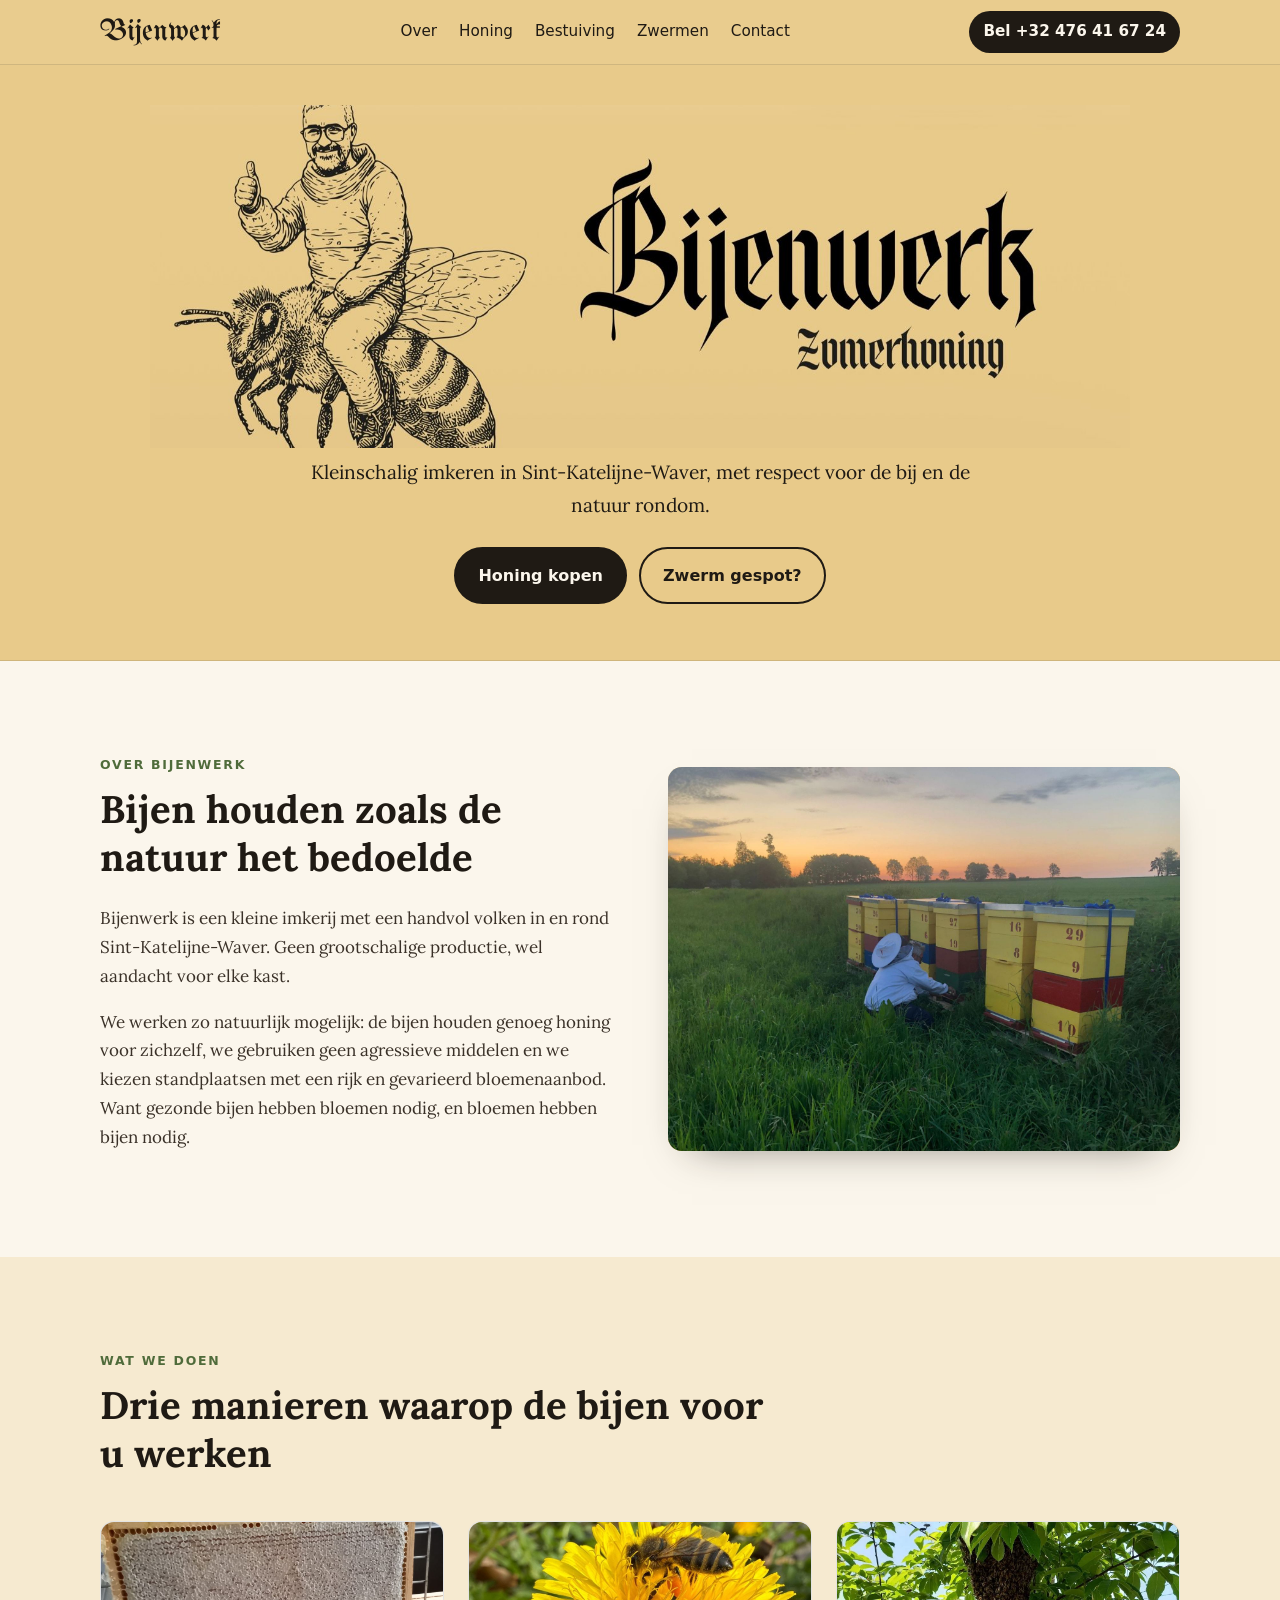
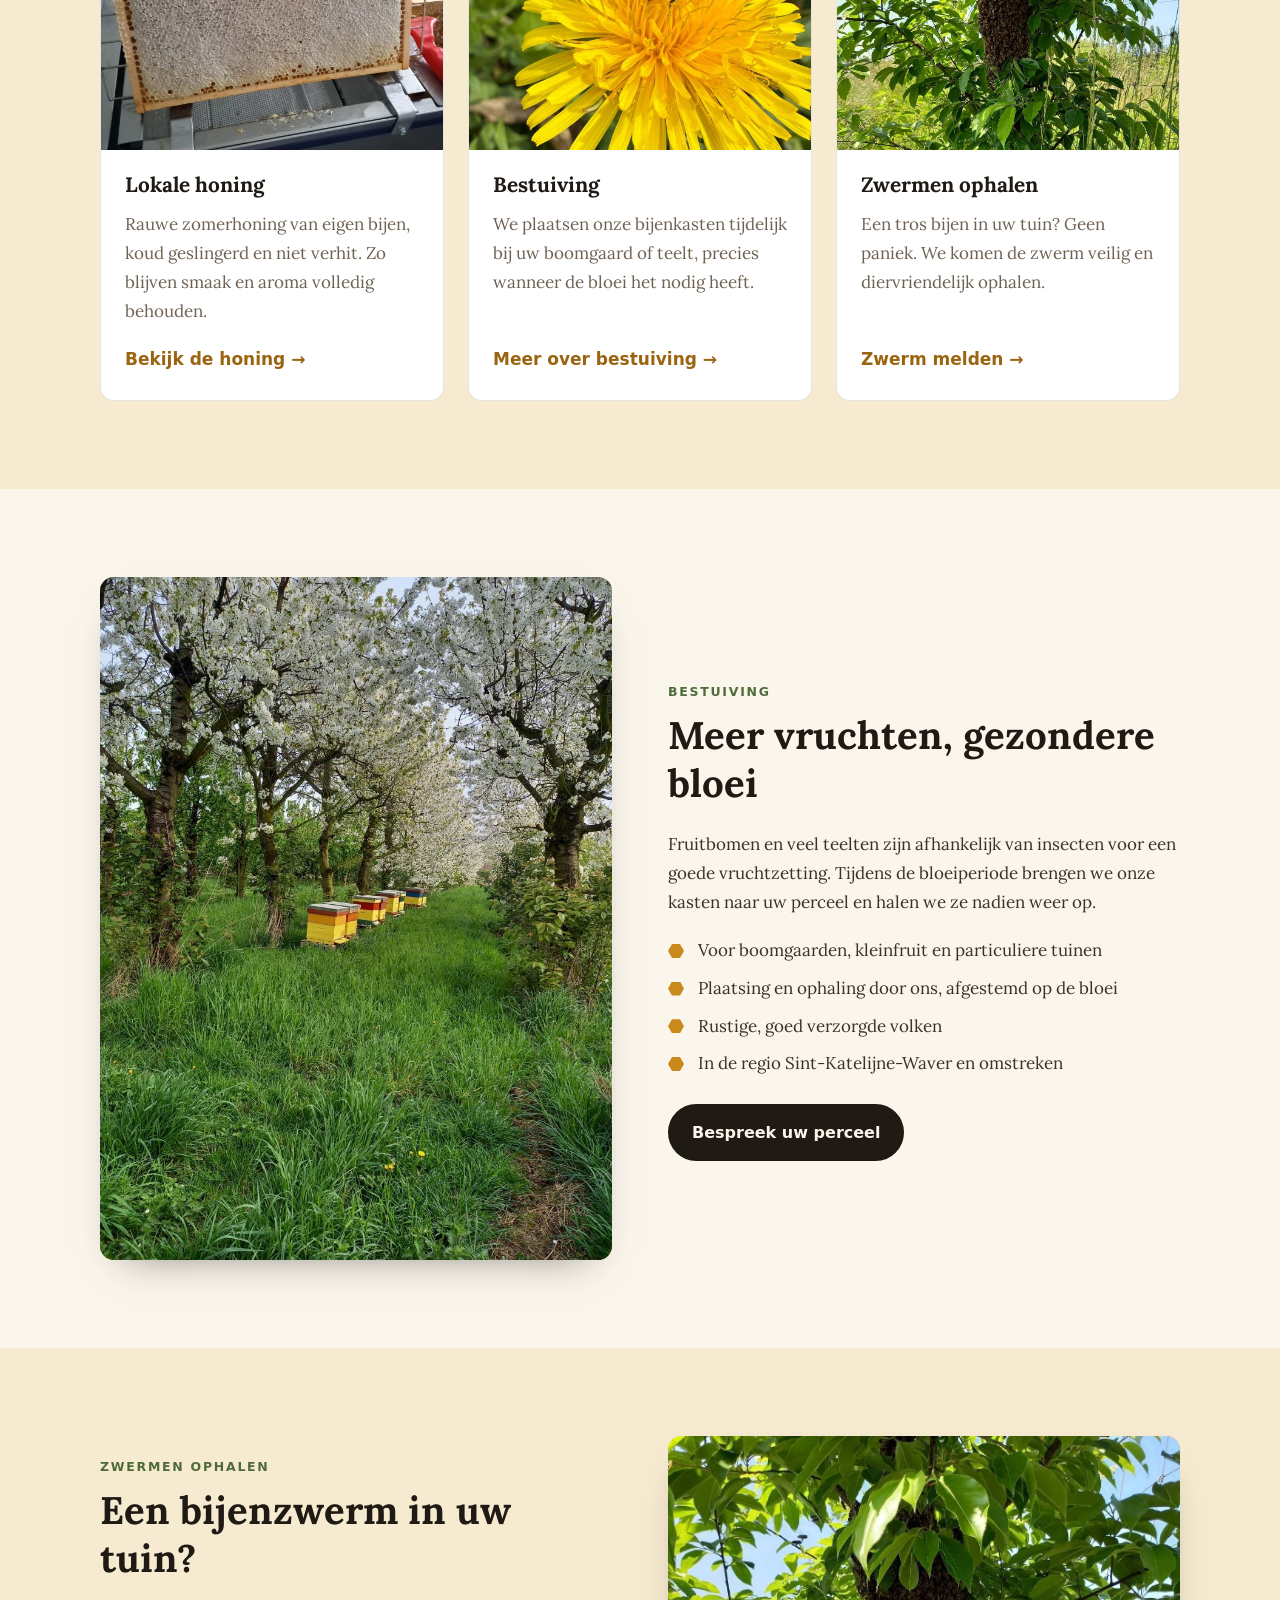
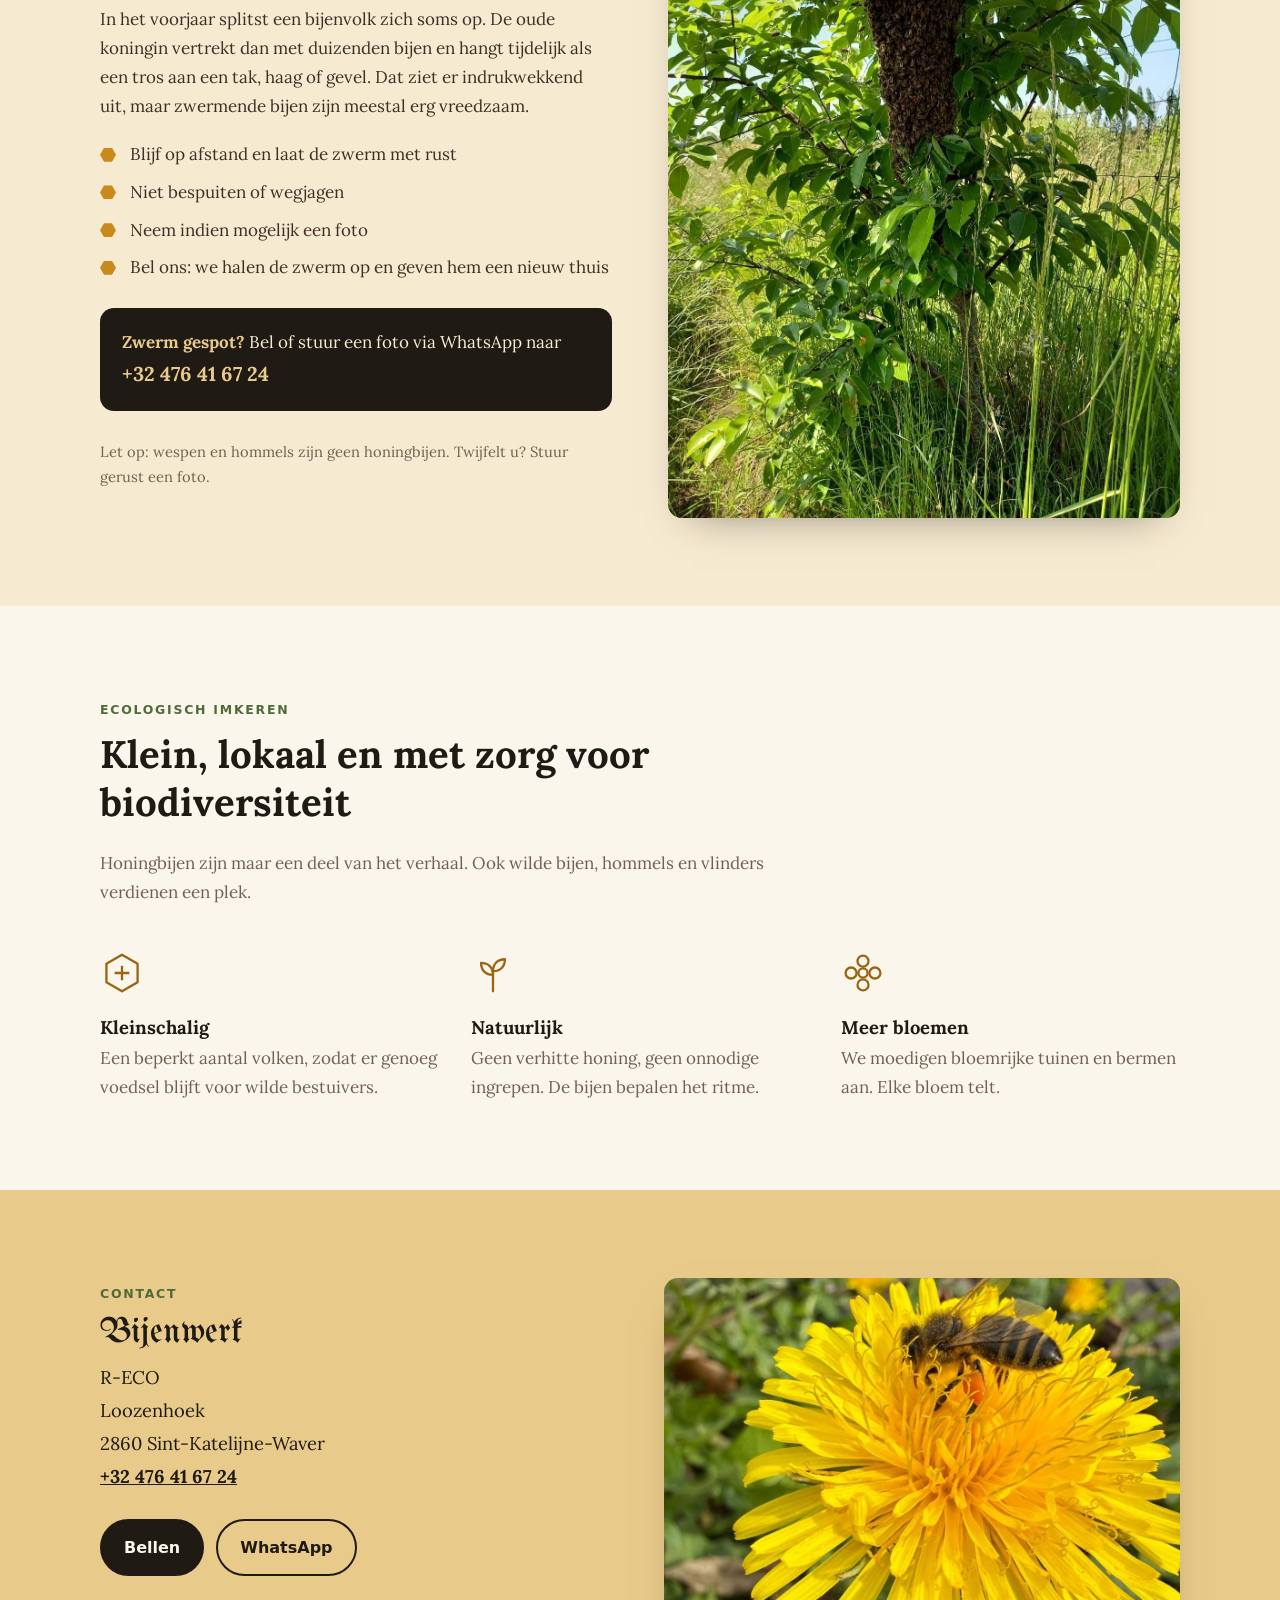
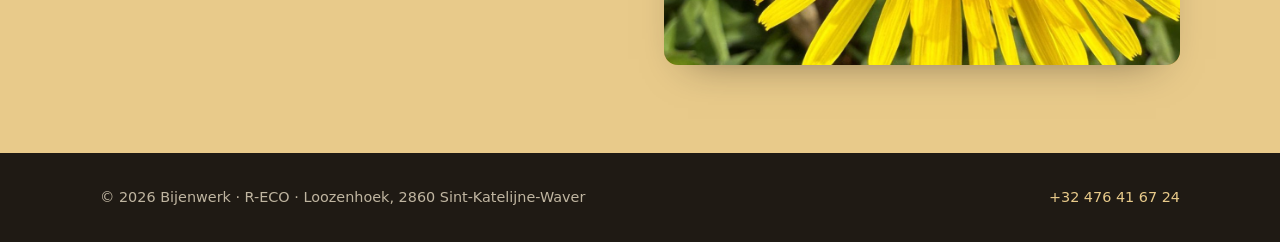
<file: index.html>
<!doctype html>
<html lang="nl-BE">
<head>
  <meta charset="utf-8">
  <meta name="viewport" content="width=device-width, initial-scale=1">
  <title>Bijenwerk – Imker in Sint-Katelijne-Waver</title>
  <meta name="description" content="Bijenwerk is een kleinschalige imkerij in Sint-Katelijne-Waver. Lokale zomerhoning, bestuiving van boomgaarden en het veilig ophalen van bijenzwermen.">
  <link rel="icon" href="img/favicon.png">
  <link rel="preconnect" href="https://fonts.googleapis.com">
  <link rel="preconnect" href="https://fonts.gstatic.com" crossorigin>
  <link href="https://fonts.googleapis.com/css2?family=Lora:ital,wght@0,400;0,600;0,700;1,400&family=UnifrakturMaguntia&display=swap" rel="stylesheet">
  <link rel="stylesheet" href="css/style.css">
</head>
<body>

  <nav class="nav">
    <div class="wrap">
      <a class="nav-merk" href="index.html">Bijenwerk</a>
      <ul class="nav-links">
        <li><a href="#over">Over</a></li>
        <li><a href="honing.html">Honing</a></li>
        <li><a href="#bestuiving">Bestuiving</a></li>
        <li><a href="#zwermen">Zwermen</a></li>
        <li><a href="#contact">Contact</a></li>
      </ul>
      <a class="nav-bel" href="tel:+32476416724">Bel +32 476 41 67 24</a>
    </div>
  </nav>

  <header class="hero">
    <div class="wrap">
      <h1 class="sr-only">Bijenwerk – Zomerhoning</h1>
      <img class="hero-logo" src="img/logo.jpg" alt="Logo Bijenwerk Zomerhoning: een imker die op een honingbij rijdt" width="1600" height="560">
      <div class="hero-tekst">
        <p>Kleinschalig imkeren in Sint-Katelijne-Waver, met respect voor de bij en de natuur rondom.</p>
        <div class="knoppen">
          <a class="knop knop-vol" href="honing.html">Honing kopen</a>
          <a class="knop knop-rand" href="#zwermen">Zwerm gespot?</a>
        </div>
      </div>
    </div>
  </header>

  <main>

    <!-- Over -->
    <section class="sectie" id="over">
      <div class="wrap duo">
        <div>
          <span class="kicker">Over Bijenwerk</span>
          <h2>Bijen houden zoals de natuur het bedoelde</h2>
          <p>Bijenwerk is een kleine imkerij met een handvol volken in en rond Sint-Katelijne-Waver. Geen grootschalige productie, wel aandacht voor elke kast.</p>
          <p>We werken zo natuurlijk mogelijk: de bijen houden genoeg honing voor zichzelf, we gebruiken geen agressieve middelen en we kiezen standplaatsen met een rijk en gevarieerd bloemenaanbod. Want gezonde bijen hebben bloemen nodig, en bloemen hebben bijen nodig.</p>
        </div>
        <div class="duo-foto">
          <div class="foto">
            <img src="img/foto/imker.jpg" alt="Imker aan het werk bij een rij bijenkasten bij zonsondergang" loading="lazy" onerror="this.remove()">
          </div>
        </div>
      </div>
    </section>

    <!-- Diensten -->
    <section class="sectie sectie-alt" id="diensten">
      <div class="wrap">
        <div class="sectie-kop">
          <span class="kicker">Wat we doen</span>
          <h2>Drie manieren waarop de bijen voor u werken</h2>
        </div>
        <div class="kaarten">
          <article class="kaart">
            <div class="foto">
              <img src="img/foto/honingraat.jpg" alt="Raam vol verzegelde honing, klaar om te slingeren" loading="lazy" onerror="this.remove()">
            </div>
            <div class="kaart-body">
              <h3>Lokale honing</h3>
              <p>Rauwe zomerhoning van eigen bijen, koud geslingerd en niet verhit. Zo blijven smaak en aroma volledig behouden.</p>
              <a href="honing.html">Bekijk de honing →</a>
            </div>
          </article>
          <article class="kaart">
            <div class="foto">
              <img src="img/foto/bij-bloesem.jpg" style="object-position: 50% 30%" alt="Honingbij met stuifmeel op een paardenbloem" loading="lazy" onerror="this.remove()">
            </div>
            <div class="kaart-body">
              <h3>Bestuiving</h3>
              <p>We plaatsen onze bijenkasten tijdelijk bij uw boomgaard of teelt, precies wanneer de bloei het nodig heeft.</p>
              <a href="#bestuiving">Meer over bestuiving →</a>
            </div>
          </article>
          <article class="kaart">
            <div class="foto">
              <img src="img/foto/zwerm.jpg" style="object-position: 50% 28%" alt="Bijenzwerm als tros in een boom" loading="lazy" onerror="this.remove()">
            </div>
            <div class="kaart-body">
              <h3>Zwermen ophalen</h3>
              <p>Een tros bijen in uw tuin? Geen paniek. We komen de zwerm veilig en diervriendelijk ophalen.</p>
              <a href="#zwermen">Zwerm melden →</a>
            </div>
          </article>
        </div>
      </div>
    </section>

    <!-- Bestuiving -->
    <section class="sectie" id="bestuiving">
      <div class="wrap duo omgekeerd">
        <div>
          <span class="kicker">Bestuiving</span>
          <h2>Meer vruchten, gezondere bloei</h2>
          <p>Fruitbomen en veel teelten zijn afhankelijk van insecten voor een goede vruchtzetting. Tijdens de bloeiperiode brengen we onze kasten naar uw perceel en halen we ze nadien weer op.</p>
          <ul class="vinkjes">
            <li>Voor boomgaarden, kleinfruit en particuliere tuinen</li>
            <li>Plaatsing en ophaling door ons, afgestemd op de bloei</li>
            <li>Rustige, goed verzorgde volken</li>
            <li>In de regio Sint-Katelijne-Waver en omstreken</li>
          </ul>
          <div class="knoppen">
            <a class="knop knop-vol" href="tel:+32476416724">Bespreek uw perceel</a>
          </div>
        </div>
        <div class="duo-foto">
          <div class="foto staand">
            <img src="img/foto/boomgaard.jpg" alt="Bijenkasten tussen bloeiende kersenbomen" loading="lazy" onerror="this.remove()">
          </div>
        </div>
      </div>
    </section>

    <!-- Zwermen -->
    <section class="sectie sectie-alt" id="zwermen">
      <div class="wrap duo">
        <div>
          <span class="kicker">Zwermen ophalen</span>
          <h2>Een bijenzwerm in uw tuin?</h2>
          <p>In het voorjaar splitst een bijenvolk zich soms op. De oude koningin vertrekt dan met duizenden bijen en hangt tijdelijk als een tros aan een tak, haag of gevel. Dat ziet er indrukwekkend uit, maar zwermende bijen zijn meestal erg vreedzaam.</p>
          <ul class="vinkjes">
            <li>Blijf op afstand en laat de zwerm met rust</li>
            <li>Niet bespuiten of wegjagen</li>
            <li>Neem indien mogelijk een foto</li>
            <li>Bel ons: we halen de zwerm op en geven hem een nieuw thuis</li>
          </ul>
          <div class="zwerm-alarm">
            <strong>Zwerm gespot?</strong> Bel of stuur een foto via WhatsApp naar<br>
            <a href="tel:+32476416724">+32 476 41 67 24</a>
          </div>
          <p class="notitie">Let op: wespen en hommels zijn geen honingbijen. Twijfelt u? Stuur gerust een foto.</p>
        </div>
        <div class="duo-foto">
          <div class="foto staand">
            <img src="img/foto/zwerm.jpg" alt="Bijenzwerm als tros in een boom" loading="lazy" onerror="this.remove()">
          </div>
        </div>
      </div>
    </section>

    <!-- Waarden -->
    <section class="sectie">
      <div class="wrap">
        <div class="sectie-kop">
          <span class="kicker">Ecologisch imkeren</span>
          <h2>Klein, lokaal en met zorg voor biodiversiteit</h2>
          <p>Honingbijen zijn maar een deel van het verhaal. Ook wilde bijen, hommels en vlinders verdienen een plek.</p>
        </div>
        <div class="waarden">
          <div class="waarde">
            <svg class="waarde-icoon" viewBox="0 0 48 48" fill="none" stroke="currentColor" stroke-width="2.5" stroke-linejoin="round" aria-hidden="true"><path d="M24 4 41 14v20L24 44 7 34V14Z"/><path d="M24 16v16M16 24h16"/></svg>
            <h3>Kleinschalig</h3>
            <p>Een beperkt aantal volken, zodat er genoeg voedsel blijft voor wilde bestuivers.</p>
          </div>
          <div class="waarde">
            <svg class="waarde-icoon" viewBox="0 0 48 48" fill="none" stroke="currentColor" stroke-width="2.5" stroke-linecap="round" stroke-linejoin="round" aria-hidden="true"><path d="M24 44V22"/><path d="M24 26c-8 0-13-5-13-13 8 0 13 5 13 13Z"/><path d="M24 22c0-8 5-13 13-13 0 8-5 13-13 13Z"/></svg>
            <h3>Natuurlijk</h3>
            <p>Geen verhitte honing, geen onnodige ingrepen. De bijen bepalen het ritme.</p>
          </div>
          <div class="waarde">
            <svg class="waarde-icoon" viewBox="0 0 48 48" fill="none" stroke="currentColor" stroke-width="2.5" stroke-linecap="round" stroke-linejoin="round" aria-hidden="true"><circle cx="24" cy="24" r="5"/><circle cx="24" cy="11" r="6"/><circle cx="24" cy="37" r="6"/><circle cx="11" cy="24" r="6"/><circle cx="37" cy="24" r="6"/></svg>
            <h3>Meer bloemen</h3>
            <p>We moedigen bloemrijke tuinen en bermen aan. Elke bloem telt.</p>
          </div>
        </div>
      </div>
    </section>

    <!-- Contact -->
    <section class="sectie contact" id="contact">
      <div class="wrap contact-grid">
        <div>
          <span class="kicker">Contact</span>
          <address class="gegevens">
            <span class="naam">Bijenwerk</span>
            R-ECO<br>
            Loozenhoek<br>
            2860 Sint-Katelijne-Waver<br>
            <a href="tel:+32476416724">+32 476 41 67 24</a>
          </address>
          <div class="knoppen">
            <a class="knop knop-vol" href="tel:+32476416724">Bellen</a>
            <a class="knop knop-rand" href="https://wa.me/32476416724" target="_blank" rel="noopener">WhatsApp</a>
          </div>
        </div>
        <div class="foto">
          <img src="img/foto/bij-bloesem.jpg" style="object-position: 50% 30%" alt="Honingbij met stuifmeel op een paardenbloem" loading="lazy" onerror="this.remove()">
        </div>
      </div>
    </section>

  </main>

  <footer class="voet">
    <div class="wrap">
      <span>© <span id="jaar">2026</span> Bijenwerk · R-ECO · Loozenhoek, 2860 Sint-Katelijne-Waver</span>
      <a href="tel:+32476416724">+32 476 41 67 24</a>
    </div>
  </footer>

  <script>document.getElementById("jaar").textContent = new Date().getFullYear();</script>
</body>
</html>
</file>
<file: css/style.css>
/* Bijenwerk – stijlblad
   Kleuren afgeleid van het logo (okergeel + inktzwart). */

:root {
  --oker: #e8ca8a;
  --oker-licht: #f6ead0;
  --room: #fbf6ec;
  --honing: #c98a1b;
  --honing-donker: #9a6410;
  --inkt: #1f1a14;
  --tekst: #3a3128;
  --gedempt: #6f6253;
  --groen: #4f6b3a;
  --lijn: rgba(31, 26, 20, 0.12);
  --radius: 14px;
  --max: 1120px;
}

*,
*::before,
*::after { box-sizing: border-box; }

html { scroll-behavior: smooth; }

body {
  margin: 0;
  background: var(--room);
  color: var(--tekst);
  font-family: "Lora", Georgia, serif;
  font-size: 1.0625rem;
  line-height: 1.7;
}

img { max-width: 100%; display: block; }

a { color: var(--honing-donker); }

h1, h2, h3 {
  font-family: "Lora", Georgia, serif;
  color: var(--inkt);
  line-height: 1.25;
  margin: 0 0 0.6em;
}

h2 { font-size: clamp(1.7rem, 3.5vw, 2.4rem); }
h3 { font-size: 1.3rem; }

.fraktuur {
  font-family: "UnifrakturMaguntia", "Lora", serif;
  font-weight: 400;
  letter-spacing: 0.01em;
}

.wrap {
  width: 100%;
  max-width: var(--max);
  margin: 0 auto;
  padding: 0 20px;
}

.kicker {
  display: inline-block;
  font-family: system-ui, -apple-system, "Segoe UI", sans-serif;
  font-size: 0.78rem;
  font-weight: 600;
  letter-spacing: 0.14em;
  text-transform: uppercase;
  color: var(--groen);
  margin-bottom: 0.6rem;
}

/* ---------- Navigatie ---------- */

.nav {
  position: sticky;
  top: 0;
  z-index: 10;
  background: rgba(232, 202, 138, 0.95);
  backdrop-filter: blur(6px);
  border-bottom: 1px solid var(--lijn);
}

.nav .wrap {
  display: flex;
  align-items: center;
  justify-content: space-between;
  gap: 16px;
  min-height: 64px;
}

.nav-merk {
  font-family: "UnifrakturMaguntia", serif;
  font-size: 1.9rem;
  color: var(--inkt);
  text-decoration: none;
  line-height: 1;
}

.nav-links {
  display: flex;
  gap: 22px;
  list-style: none;
  margin: 0;
  padding: 0;
  font-family: system-ui, -apple-system, "Segoe UI", sans-serif;
  font-size: 0.95rem;
}

.nav-links a {
  color: var(--inkt);
  text-decoration: none;
  font-weight: 500;
}

.nav-links a:hover { text-decoration: underline; text-underline-offset: 4px; }

.nav-bel {
  font-family: system-ui, -apple-system, "Segoe UI", sans-serif;
  font-weight: 600;
  font-size: 0.95rem;
  white-space: nowrap;
  color: var(--room);
  background: var(--inkt);
  padding: 8px 14px;
  border-radius: 999px;
  text-decoration: none;
}

@media (max-width: 820px) {
  .nav-links { display: none; }
}

/* ---------- Knoppen ---------- */

.knop {
  display: inline-block;
  font-family: system-ui, -apple-system, "Segoe UI", sans-serif;
  font-weight: 600;
  font-size: 1rem;
  padding: 13px 22px;
  border-radius: 999px;
  text-decoration: none;
  border: 2px solid var(--inkt);
  transition: transform 0.15s ease, background 0.15s ease;
}

.knop:hover { transform: translateY(-1px); }
.knop-vol { background: var(--inkt); color: var(--room); }
.knop-rand { background: transparent; color: var(--inkt); }
.knop-rand:hover { background: rgba(31, 26, 20, 0.06); }

.knoppen { display: flex; flex-wrap: wrap; gap: 12px; margin-top: 1.6rem; }

/* ---------- Hero ---------- */

.hero {
  background: var(--oker);
  padding: 40px 0 56px;
  border-bottom: 1px solid var(--lijn);
}

.hero-logo {
  width: 100%;
  max-width: 980px;
  height: auto;
  margin: 0 auto;
}

.hero-tekst {
  max-width: 680px;
  margin: 8px auto 0;
  text-align: center;
}

.hero-tekst p {
  font-size: 1.2rem;
  color: var(--inkt);
  margin: 0;
}

.hero-tekst .knoppen { justify-content: center; }

/* ---------- Secties ---------- */

.sectie { padding: 88px 0; }
.sectie-alt { background: var(--oker-licht); }

.sectie-kop {
  max-width: 680px;
  margin-bottom: 44px;
}

.sectie-kop p { color: var(--gedempt); margin: 0; }

/* Twee kolommen: tekst + foto */
.duo {
  display: grid;
  grid-template-columns: 1fr 1fr;
  gap: 56px;
  align-items: center;
}

.duo.omgekeerd .duo-foto { order: -1; }

@media (max-width: 860px) {
  .duo { grid-template-columns: 1fr; gap: 32px; }
  .duo.omgekeerd .duo-foto { order: 0; }
}

/* Foto's: warme achtergrond als terugval zolang een foto niet laadt */
.foto {
  position: relative;
  border-radius: var(--radius);
  overflow: hidden;
  background:
    radial-gradient(circle at 30% 30%, rgba(255, 255, 255, 0.35), transparent 60%),
    linear-gradient(135deg, var(--oker), var(--honing));
  aspect-ratio: 4 / 3;
  box-shadow: 0 18px 40px -24px rgba(31, 26, 20, 0.55);
}

.foto img {
  width: 100%;
  height: 100%;
  object-fit: cover;
}

.foto.staand { aspect-ratio: 3 / 4; }

/* ---------- Diensten ---------- */

.kaarten {
  display: grid;
  grid-template-columns: repeat(3, 1fr);
  gap: 24px;
}

@media (max-width: 900px) {
  .kaarten { grid-template-columns: 1fr; }
}

.kaart {
  background: #fff;
  border: 1px solid var(--lijn);
  border-radius: var(--radius);
  overflow: hidden;
  display: flex;
  flex-direction: column;
}

.kaart .foto {
  border-radius: 0;
  box-shadow: none;
  aspect-ratio: 3 / 2;
}

.kaart-body {
  padding: 22px 24px 26px;
  display: flex;
  flex-direction: column;
  flex: 1;
}

.kaart-body p { margin: 0 0 1.2rem; color: var(--gedempt); }

.kaart-body a {
  margin-top: auto;
  font-family: system-ui, -apple-system, "Segoe UI", sans-serif;
  font-weight: 600;
  text-decoration: none;
}

.kaart-body a:hover { text-decoration: underline; }

/* ---------- Lijstjes ---------- */

.vinkjes {
  list-style: none;
  padding: 0;
  margin: 1.2rem 0 0;
}

.vinkjes li {
  position: relative;
  padding-left: 30px;
  margin-bottom: 0.55rem;
}

.vinkjes li::before {
  content: "";
  position: absolute;
  left: 0;
  top: 0.45em;
  width: 16px;
  height: 14px;
  background: var(--honing);
  clip-path: polygon(25% 0, 75% 0, 100% 50%, 75% 100%, 25% 100%, 0 50%);
}

/* ---------- Zwermen: opvallend blok ---------- */

.zwerm-alarm {
  margin-top: 1.6rem;
  padding: 20px 22px;
  border-radius: var(--radius);
  background: var(--inkt);
  color: var(--oker-licht);
}

.zwerm-alarm strong { color: var(--oker); }

.zwerm-alarm a {
  color: var(--oker);
  font-weight: 700;
  font-size: 1.25rem;
  text-decoration: none;
  white-space: nowrap;
}

/* ---------- Waarden (eco) ---------- */

.waarden {
  display: grid;
  grid-template-columns: repeat(3, 1fr);
  gap: 32px;
  margin-top: 8px;
}

@media (max-width: 760px) {
  .waarden { grid-template-columns: 1fr; gap: 20px; }
}

.waarde h3 { font-size: 1.15rem; margin-bottom: 0.3em; }
.waarde p { margin: 0; color: var(--gedempt); }

.waarde-icoon {
  width: 44px;
  height: 44px;
  margin-bottom: 12px;
  color: var(--honing-donker);
}

/* ---------- Honing (verkoop) ---------- */

.producten {
  display: grid;
  grid-template-columns: repeat(3, 1fr);
  gap: 24px;
}

@media (max-width: 900px) {
  .producten { grid-template-columns: 1fr; }
}

.product {
  background: #fff;
  border: 1px solid var(--lijn);
  border-radius: var(--radius);
  overflow: hidden;
}

.product .foto { border-radius: 0; box-shadow: none; aspect-ratio: 1 / 1; }

.product-body { padding: 20px 22px 24px; }
.product-body p { margin: 0 0 0.8rem; color: var(--gedempt); }

.prijs {
  display: flex;
  justify-content: space-between;
  align-items: baseline;
  border-top: 1px dashed var(--lijn);
  padding-top: 12px;
  font-family: system-ui, -apple-system, "Segoe UI", sans-serif;
}

.prijs strong { font-size: 1.2rem; color: var(--inkt); }
.prijs span { font-size: 0.9rem; color: var(--gedempt); }

.stappen {
  counter-reset: stap;
  list-style: none;
  padding: 0;
  margin: 0;
  display: grid;
  grid-template-columns: repeat(3, 1fr);
  gap: 24px;
}

@media (max-width: 760px) {
  .stappen { grid-template-columns: 1fr; }
}

.stappen li {
  counter-increment: stap;
  background: #fff;
  border: 1px solid var(--lijn);
  border-radius: var(--radius);
  padding: 22px 24px;
}

.stappen li::before {
  content: counter(stap);
  display: inline-grid;
  place-items: center;
  width: 34px;
  height: 34px;
  border-radius: 50%;
  background: var(--oker);
  color: var(--inkt);
  font-weight: 700;
  font-family: system-ui, -apple-system, "Segoe UI", sans-serif;
  margin-bottom: 10px;
}

.stappen h3 { font-size: 1.1rem; margin-bottom: 0.3em; }
.stappen p { margin: 0; color: var(--gedempt); }

.notitie {
  font-size: 0.92rem;
  color: var(--gedempt);
  margin-top: 28px;
}

/* ---------- Contact ---------- */

.contact {
  background: var(--oker);
}

.contact-grid {
  display: grid;
  grid-template-columns: 1fr 1fr;
  gap: 48px;
  align-items: start;
}

@media (max-width: 860px) {
  .contact-grid { grid-template-columns: 1fr; }
}

.gegevens {
  font-style: normal;
  font-size: 1.15rem;
  line-height: 1.8;
  color: var(--inkt);
}

.gegevens .naam {
  font-family: "UnifrakturMaguntia", serif;
  font-size: 2.2rem;
  line-height: 1.1;
  display: block;
  margin-bottom: 8px;
}

.gegevens a { color: var(--inkt); font-weight: 700; }


/* ---------- Footer ---------- */

.voet {
  background: var(--inkt);
  color: rgba(246, 234, 208, 0.75);
  padding: 32px 0;
  font-family: system-ui, -apple-system, "Segoe UI", sans-serif;
  font-size: 0.9rem;
}

.voet .wrap {
  display: flex;
  flex-wrap: wrap;
  justify-content: space-between;
  gap: 12px;
}

.voet a { color: var(--oker); text-decoration: none; }

/* ---------- Subpagina-kop ---------- */

.paginakop {
  background: var(--oker);
  padding: 64px 0 56px;
  border-bottom: 1px solid var(--lijn);
}

.paginakop h1 {
  font-family: "UnifrakturMaguntia", serif;
  font-weight: 400;
  font-size: clamp(2.8rem, 7vw, 4.4rem);
  margin-bottom: 0.2em;
}

.paginakop p { max-width: 640px; font-size: 1.15rem; color: var(--inkt); margin: 0; }

.sr-only {
  position: absolute;
  width: 1px;
  height: 1px;
  overflow: hidden;
  clip: rect(0 0 0 0);
  white-space: nowrap;
}
</file>
